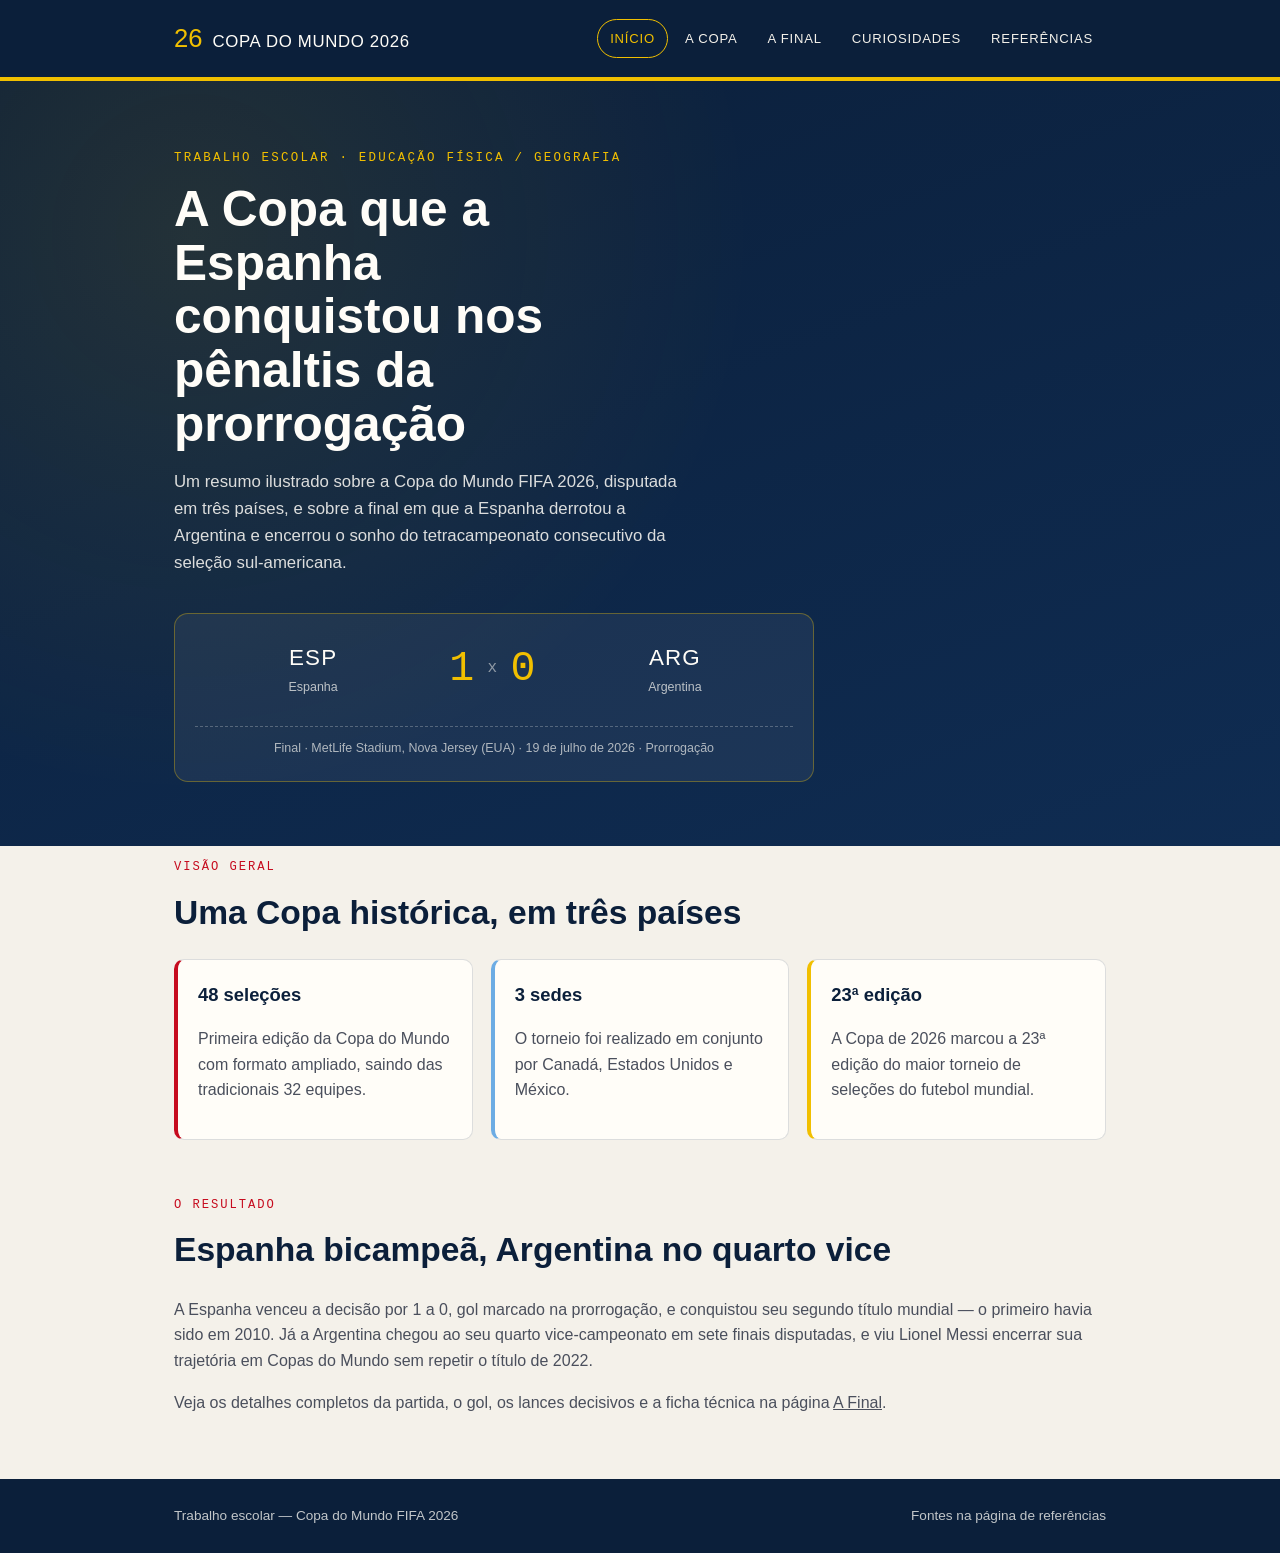
<file: index.html>
<!DOCTYPE html>
<html lang="pt-BR">
<head>
  <meta charset="UTF-8" />
  <meta name="viewport" content="width=device-width, initial-scale=1.0" />
  <title>Copa do Mundo 2026 | A final Espanha x Argentina</title>
  <meta name="description" content="Trabalho escolar sobre a Copa do Mundo FIFA 2026, com destaque para a final entre Espanha e Argentina." />
  <link rel="stylesheet" href="css/style.css" />
</head>
<body>

  <header class="topo">
    <div class="container">
      <a class="marca" href="index.html">
        <span class="numero">26</span>
        <span class="titulo">COPA DO MUNDO 2026</span>
      </a>
      <nav class="menu" aria-label="Navegação principal">
        <a href="index.html" aria-current="page">Início</a>
        <a href="a-copa.html">A Copa</a>
        <a href="final.html">A Final</a>
        <a href="curiosidades.html">Curiosidades</a>
        <a href="referencias.html">Referências</a>
      </nav>
    </div>
  </header>

  <section class="hero">
    <div class="container">
      <p class="eyebrow">Trabalho escolar · Educação Física / Geografia</p>
      <h1>A Copa que a Espanha conquistou nos pênaltis da prorrogação</h1>
      <p class="lead">
        Um resumo ilustrado sobre a Copa do Mundo FIFA 2026, disputada em três países,
        e sobre a final em que a Espanha derrotou a Argentina e encerrou o sonho
        do tetracampeonato consecutivo da seleção sul-americana.
      </p>

      <div class="placar">
        <div class="time">
          <div class="sigla">ESP</div>
          <div class="nome">Espanha</div>
        </div>
        <div class="resultado">1 <span class="vs">x</span> 0</div>
        <div class="time">
          <div class="sigla">ARG</div>
          <div class="nome">Argentina</div>
        </div>
        <div class="rodape">Final · MetLife Stadium, Nova Jersey (EUA) · 19 de julho de 2026 · Prorrogação</div>
      </div>
    </div>
  </section>

  <main class="container">

    <section>
      <p class="rotulo-secao">Visão geral</p>
      <h2>Uma Copa histórica, em três países</h2>
      <div class="grade cols-3">
        <div class="cartao">
          <h3>48 seleções</h3>
          <p>Primeira edição da Copa do Mundo com formato ampliado, saindo das tradicionais 32 equipes.</p>
        </div>
        <div class="cartao azul">
          <h3>3 sedes</h3>
          <p>O torneio foi realizado em conjunto por Canadá, Estados Unidos e México.</p>
        </div>
        <div class="cartao dourado">
          <h3>23ª edição</h3>
          <p>A Copa de 2026 marcou a 23ª edição do maior torneio de seleções do futebol mundial.</p>
        </div>
      </div>
    </section>

    <section>
      <p class="rotulo-secao">O resultado</p>
      <h2>Espanha bicampeã, Argentina no quarto vice</h2>
      <p>
        A Espanha venceu a decisão por 1 a 0, gol marcado na prorrogação, e conquistou seu
        segundo título mundial — o primeiro havia sido em 2010. Já a Argentina chegou ao seu
        quarto vice-campeonato em sete finais disputadas, e viu Lionel Messi encerrar sua
        trajetória em Copas do Mundo sem repetir o título de 2022.
      </p>
      <p>
        Veja os detalhes completos da partida, o gol, os lances decisivos e a ficha técnica
        na página <a href="final.html">A Final</a>.
      </p>
    </section>

  </main>

  <footer class="rodape">
    <div class="container">
      <span>Trabalho escolar — Copa do Mundo FIFA 2026</span>
      <span>Fontes na página de referências</span>
    </div>
  </footer>

</body>
</html>
</file>
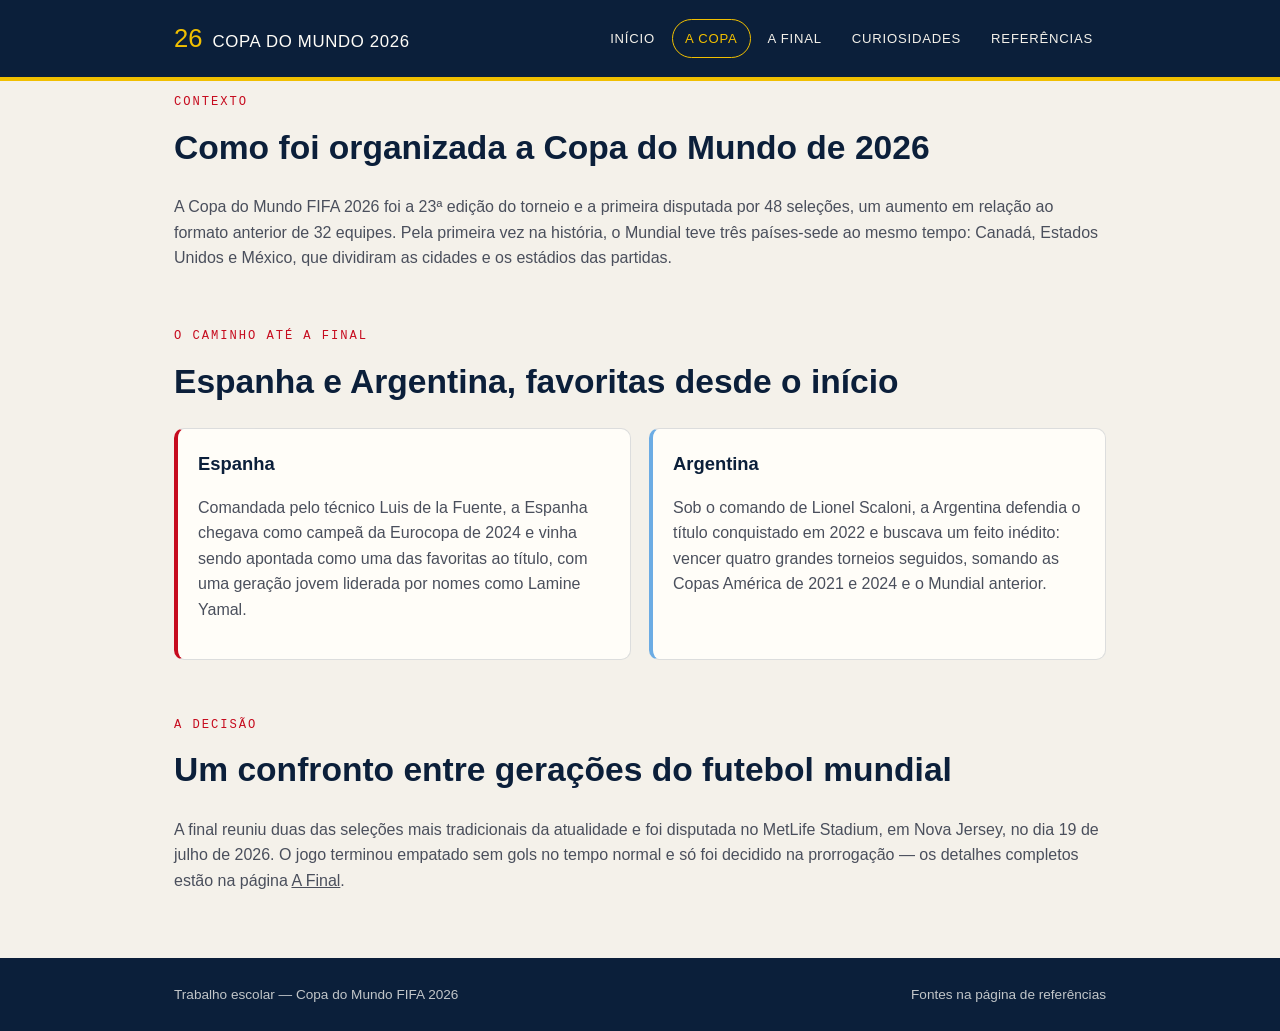
<file: a-copa.html>
<!DOCTYPE html>
<html lang="pt-BR">
<head>
  <meta charset="UTF-8" />
  <meta name="viewport" content="width=device-width, initial-scale=1.0" />
  <title>A Copa | Copa do Mundo 2026</title>
  <link rel="stylesheet" href="css/style.css" />
</head>
<body>

  <header class="topo">
    <div class="container">
      <a class="marca" href="index.html">
        <span class="numero">26</span>
        <span class="titulo">COPA DO MUNDO 2026</span>
      </a>
      <nav class="menu" aria-label="Navegação principal">
        <a href="index.html">Início</a>
        <a href="a-copa.html" aria-current="page">A Copa</a>
        <a href="final.html">A Final</a>
        <a href="curiosidades.html">Curiosidades</a>
        <a href="referencias.html">Referências</a>
      </nav>
    </div>
  </header>

  <main class="container">

    <section>
      <p class="rotulo-secao">Contexto</p>
      <h2>Como foi organizada a Copa do Mundo de 2026</h2>
      <p>
        A Copa do Mundo FIFA 2026 foi a 23ª edição do torneio e a primeira disputada por
        48 seleções, um aumento em relação ao formato anterior de 32 equipes. Pela primeira
        vez na história, o Mundial teve três países-sede ao mesmo tempo: Canadá, Estados
        Unidos e México, que dividiram as cidades e os estádios das partidas.
      </p>
    </section>

    <section>
      <p class="rotulo-secao">O caminho até a final</p>
      <h2>Espanha e Argentina, favoritas desde o início</h2>
      <div class="grade cols-2">
        <div class="cartao">
          <h3>Espanha</h3>
          <p>
            Comandada pelo técnico Luis de la Fuente, a Espanha chegava como campeã da
            Eurocopa de 2024 e vinha sendo apontada como uma das favoritas ao título,
            com uma geração jovem liderada por nomes como Lamine Yamal.
          </p>
        </div>
        <div class="cartao azul">
          <h3>Argentina</h3>
          <p>
            Sob o comando de Lionel Scaloni, a Argentina defendia o título conquistado
            em 2022 e buscava um feito inédito: vencer quatro grandes torneios seguidos,
            somando as Copas América de 2021 e 2024 e o Mundial anterior.
          </p>
        </div>
      </div>
    </section>

    <section>
      <p class="rotulo-secao">A decisão</p>
      <h2>Um confronto entre gerações do futebol mundial</h2>
      <p>
        A final reuniu duas das seleções mais tradicionais da atualidade e foi disputada
        no MetLife Stadium, em Nova Jersey, no dia 19 de julho de 2026. O jogo terminou
        empatado sem gols no tempo normal e só foi decidido na prorrogação — os detalhes
        completos estão na página <a href="final.html">A Final</a>.
      </p>
    </section>

  </main>

  <footer class="rodape">
    <div class="container">
      <span>Trabalho escolar — Copa do Mundo FIFA 2026</span>
      <span>Fontes na página de referências</span>
    </div>
  </footer>

</body>
</html>
</file>
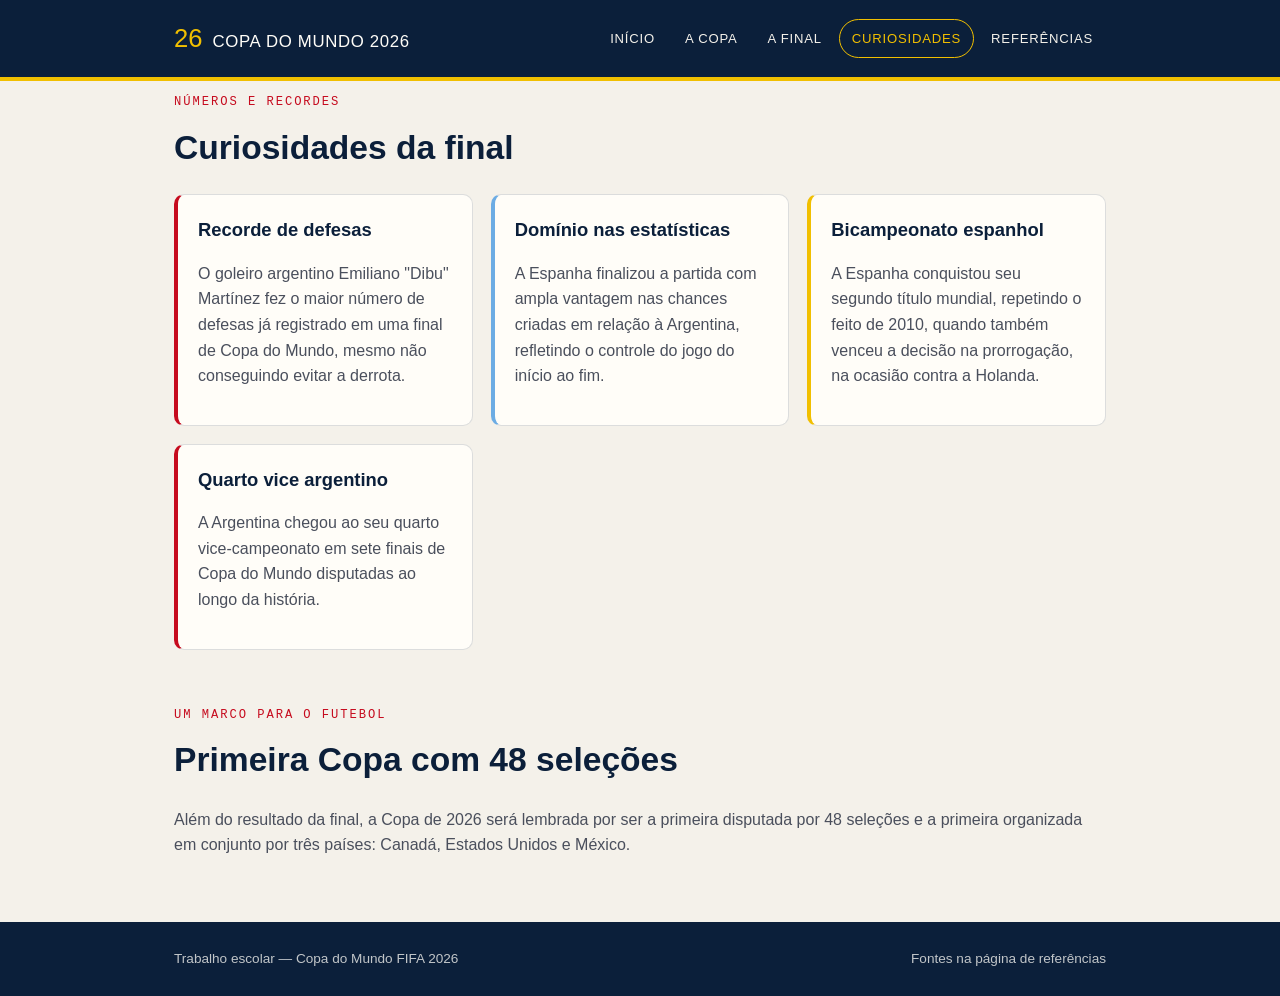
<file: curiosidades.html>
<!DOCTYPE html>
<html lang="pt-BR">
<head>
  <meta charset="UTF-8" />
  <meta name="viewport" content="width=device-width, initial-scale=1.0" />
  <title>Curiosidades | Copa do Mundo 2026</title>
  <link rel="stylesheet" href="css/style.css" />
</head>
<body>

  <header class="topo">
    <div class="container">
      <a class="marca" href="index.html">
        <span class="numero">26</span>
        <span class="titulo">COPA DO MUNDO 2026</span>
      </a>
      <nav class="menu" aria-label="Navegação principal">
        <a href="index.html">Início</a>
        <a href="a-copa.html">A Copa</a>
        <a href="final.html">A Final</a>
        <a href="curiosidades.html" aria-current="page">Curiosidades</a>
        <a href="referencias.html">Referências</a>
      </nav>
    </div>
  </header>

  <main class="container">

    <section>
      <p class="rotulo-secao">Números e recordes</p>
      <h2>Curiosidades da final</h2>
      <div class="grade cols-2">
        <div class="cartao">
          <h3>Recorde de defesas</h3>
          <p>
            O goleiro argentino Emiliano "Dibu" Martínez fez o maior número de defesas
            já registrado em uma final de Copa do Mundo, mesmo não conseguindo evitar a
            derrota.
          </p>
        </div>
        <div class="cartao azul">
          <h3>Domínio nas estatísticas</h3>
          <p>
            A Espanha finalizou a partida com ampla vantagem nas chances criadas em
            relação à Argentina, refletindo o controle do jogo do início ao fim.
          </p>
        </div>
        <div class="cartao dourado">
          <h3>Bicampeonato espanhol</h3>
          <p>
            A Espanha conquistou seu segundo título mundial, repetindo o feito de 2010,
            quando também venceu a decisão na prorrogação, na ocasião contra a Holanda.
          </p>
        </div>
        <div class="cartao">
          <h3>Quarto vice argentino</h3>
          <p>
            A Argentina chegou ao seu quarto vice-campeonato em sete finais de Copa do
            Mundo disputadas ao longo da história.
          </p>
        </div>
      </div>
    </section>

    <section>
      <p class="rotulo-secao">Um marco para o futebol</p>
      <h2>Primeira Copa com 48 seleções</h2>
      <p>
        Além do resultado da final, a Copa de 2026 será lembrada por ser a primeira
        disputada por 48 seleções e a primeira organizada em conjunto por três países:
        Canadá, Estados Unidos e México.
      </p>
    </section>

  </main>

  <footer class="rodape">
    <div class="container">
      <span>Trabalho escolar — Copa do Mundo FIFA 2026</span>
      <span>Fontes na página de referências</span>
    </div>
  </footer>

</body>
</html>
</file>
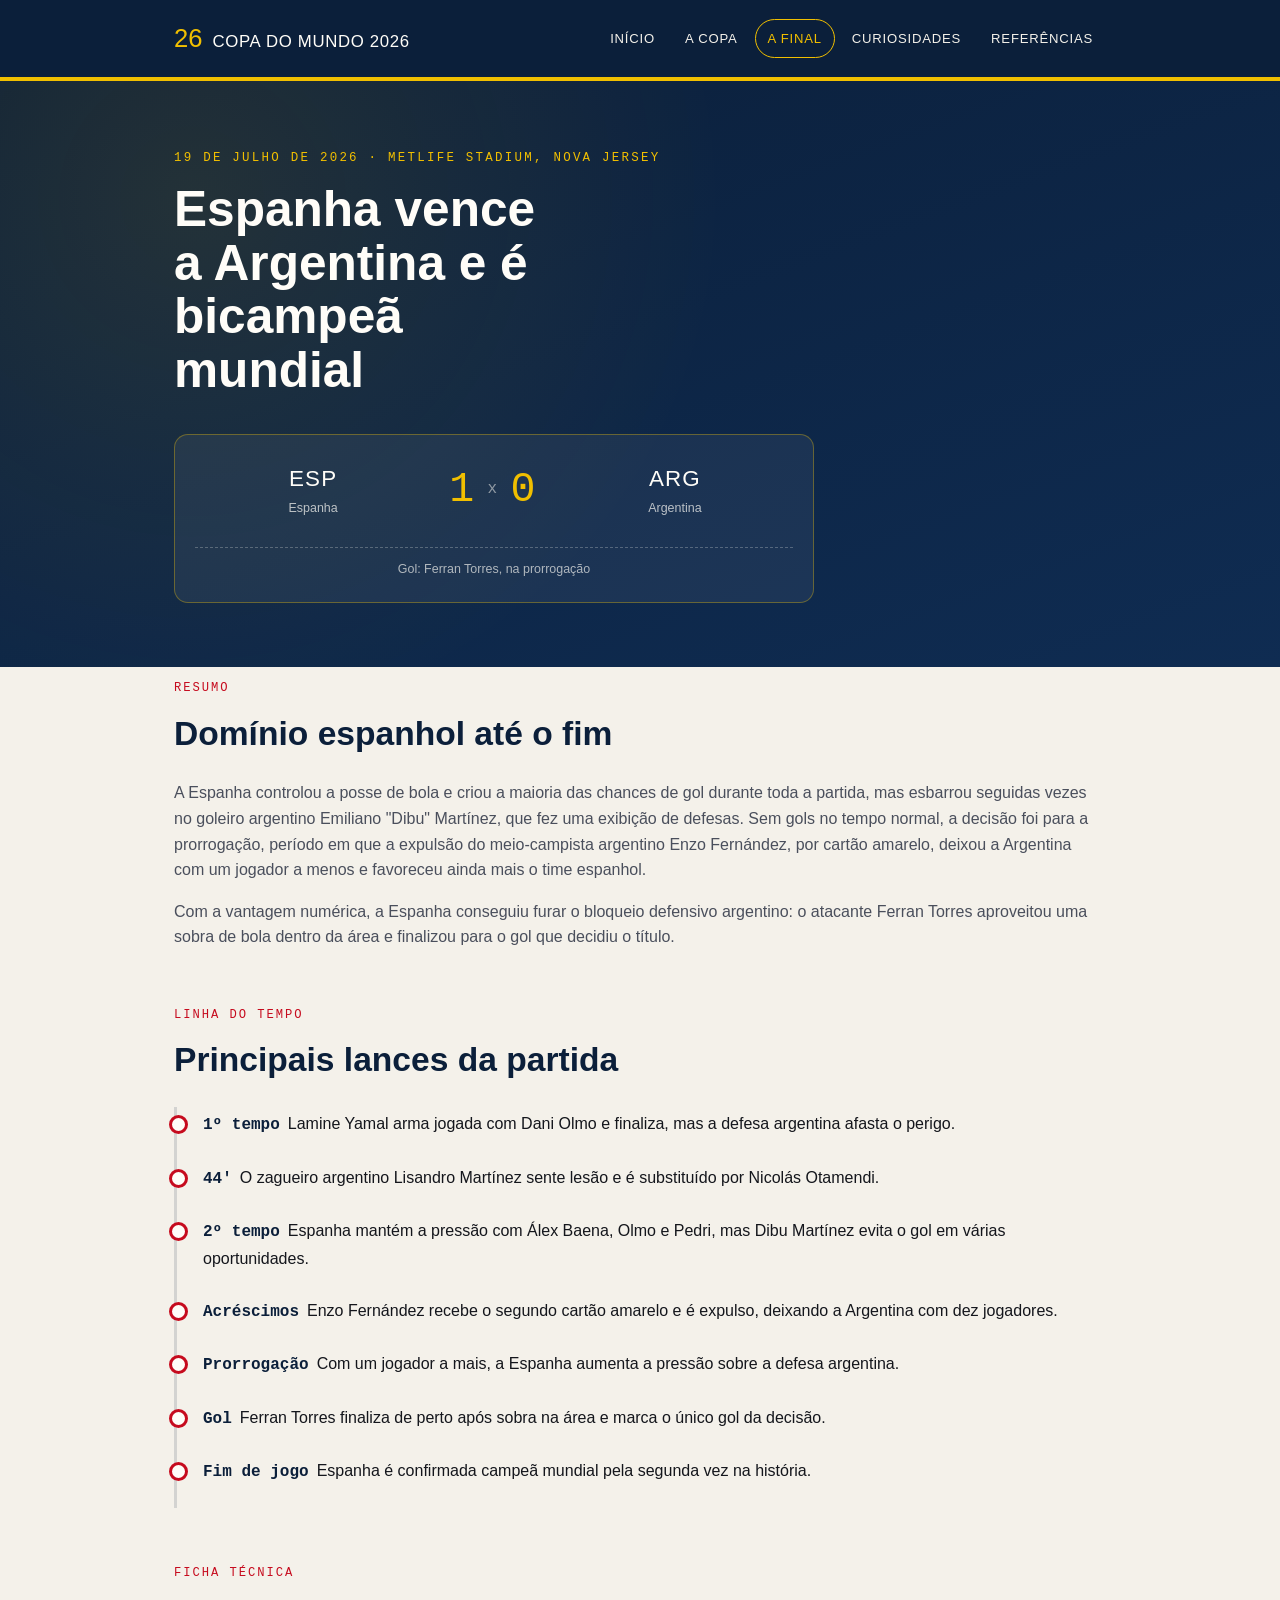
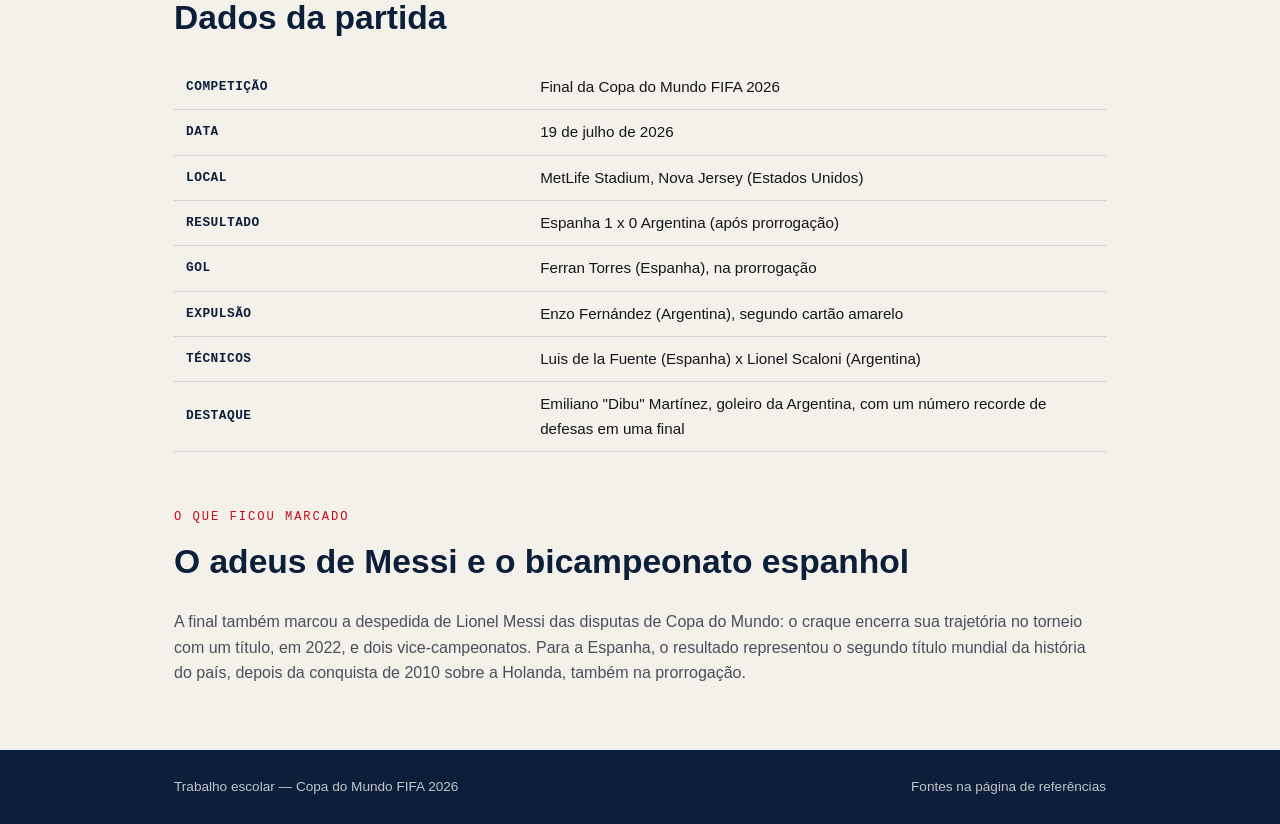
<file: final.html>
<!DOCTYPE html>
<html lang="pt-BR">
<head>
  <meta charset="UTF-8" />
  <meta name="viewport" content="width=device-width, initial-scale=1.0" />
  <title>A Final | Espanha 1 x 0 Argentina</title>
  <link rel="stylesheet" href="css/style.css" />
</head>
<body>

  <header class="topo">
    <div class="container">
      <a class="marca" href="index.html">
        <span class="numero">26</span>
        <span class="titulo">COPA DO MUNDO 2026</span>
      </a>
      <nav class="menu" aria-label="Navegação principal">
        <a href="index.html">Início</a>
        <a href="a-copa.html">A Copa</a>
        <a href="final.html" aria-current="page">A Final</a>
        <a href="curiosidades.html">Curiosidades</a>
        <a href="referencias.html">Referências</a>
      </nav>
    </div>
  </header>

  <section class="hero">
    <div class="container">
      <p class="eyebrow">19 de julho de 2026 · MetLife Stadium, Nova Jersey</p>
      <h1>Espanha vence a Argentina e é bicampeã mundial</h1>
      <div class="placar">
        <div class="time">
          <div class="sigla">ESP</div>
          <div class="nome">Espanha</div>
        </div>
        <div class="resultado">1 <span class="vs">x</span> 0</div>
        <div class="time">
          <div class="sigla">ARG</div>
          <div class="nome">Argentina</div>
        </div>
        <div class="rodape">Gol: Ferran Torres, na prorrogação</div>
      </div>
    </div>
  </section>

  <main class="container">

    <section>
      <p class="rotulo-secao">Resumo</p>
      <h2>Domínio espanhol até o fim</h2>
      <p>
        A Espanha controlou a posse de bola e criou a maioria das chances de gol durante
        toda a partida, mas esbarrou seguidas vezes no goleiro argentino Emiliano "Dibu"
        Martínez, que fez uma exibição de defesas. Sem gols no tempo normal, a decisão foi
        para a prorrogação, período em que a expulsão do meio-campista argentino Enzo
        Fernández, por cartão amarelo, deixou a Argentina com um jogador a menos e favoreceu
        ainda mais o time espanhol.
      </p>
      <p>
        Com a vantagem numérica, a Espanha conseguiu furar o bloqueio defensivo argentino:
        o atacante Ferran Torres aproveitou uma sobra de bola dentro da área e finalizou
        para o gol que decidiu o título.
      </p>
    </section>

    <section>
      <p class="rotulo-secao">Linha do tempo</p>
      <h2>Principais lances da partida</h2>
      <ul class="linha-tempo">
        <li><span class="minuto">1º tempo</span>Lamine Yamal arma jogada com Dani Olmo e finaliza, mas a defesa argentina afasta o perigo.</li>
        <li><span class="minuto">44'</span>O zagueiro argentino Lisandro Martínez sente lesão e é substituído por Nicolás Otamendi.</li>
        <li><span class="minuto">2º tempo</span>Espanha mantém a pressão com Álex Baena, Olmo e Pedri, mas Dibu Martínez evita o gol em várias oportunidades.</li>
        <li><span class="minuto">Acréscimos</span>Enzo Fernández recebe o segundo cartão amarelo e é expulso, deixando a Argentina com dez jogadores.</li>
        <li><span class="minuto">Prorrogação</span>Com um jogador a mais, a Espanha aumenta a pressão sobre a defesa argentina.</li>
        <li><span class="minuto">Gol</span>Ferran Torres finaliza de perto após sobra na área e marca o único gol da decisão.</li>
        <li><span class="minuto">Fim de jogo</span>Espanha é confirmada campeã mundial pela segunda vez na história.</li>
      </ul>
    </section>

    <section>
      <p class="rotulo-secao">Ficha técnica</p>
      <h2>Dados da partida</h2>
      <table class="ficha">
        <tbody>
          <tr><th>Competição</th><td>Final da Copa do Mundo FIFA 2026</td></tr>
          <tr><th>Data</th><td>19 de julho de 2026</td></tr>
          <tr><th>Local</th><td>MetLife Stadium, Nova Jersey (Estados Unidos)</td></tr>
          <tr><th>Resultado</th><td>Espanha 1 x 0 Argentina (após prorrogação)</td></tr>
          <tr><th>Gol</th><td>Ferran Torres (Espanha), na prorrogação</td></tr>
          <tr><th>Expulsão</th><td>Enzo Fernández (Argentina), segundo cartão amarelo</td></tr>
          <tr><th>Técnicos</th><td>Luis de la Fuente (Espanha) x Lionel Scaloni (Argentina)</td></tr>
          <tr><th>Destaque</th><td>Emiliano "Dibu" Martínez, goleiro da Argentina, com um número recorde de defesas em uma final</td></tr>
        </tbody>
      </table>
    </section>

    <section>
      <p class="rotulo-secao">O que ficou marcado</p>
      <h2>O adeus de Messi e o bicampeonato espanhol</h2>
      <p>
        A final também marcou a despedida de Lionel Messi das disputas de Copa do Mundo:
        o craque encerra sua trajetória no torneio com um título, em 2022, e dois
        vice-campeonatos. Para a Espanha, o resultado representou o segundo título mundial
        da história do país, depois da conquista de 2010 sobre a Holanda, também na
        prorrogação.
      </p>
    </section>

  </main>

  <footer class="rodape">
    <div class="container">
      <span>Trabalho escolar — Copa do Mundo FIFA 2026</span>
      <span>Fontes na página de referências</span>
    </div>
  </footer>

</body>
</html>
</file>
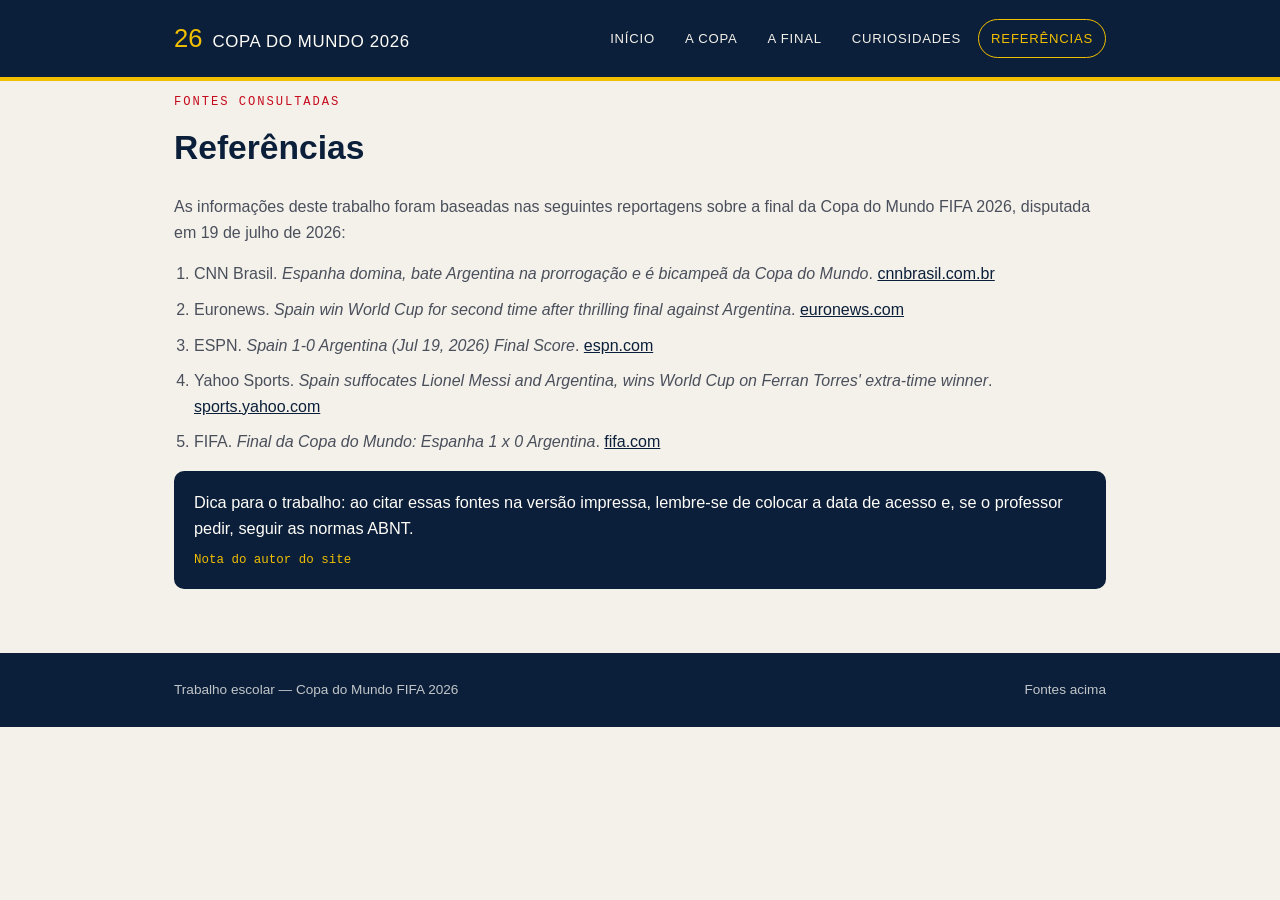
<file: referencias.html>
<!DOCTYPE html>
<html lang="pt-BR">
<head>
  <meta charset="UTF-8" />
  <meta name="viewport" content="width=device-width, initial-scale=1.0" />
  <title>Referências | Copa do Mundo 2026</title>
  <link rel="stylesheet" href="css/style.css" />
</head>
<body>

  <header class="topo">
    <div class="container">
      <a class="marca" href="index.html">
        <span class="numero">26</span>
        <span class="titulo">COPA DO MUNDO 2026</span>
      </a>
      <nav class="menu" aria-label="Navegação principal">
        <a href="index.html">Início</a>
        <a href="a-copa.html">A Copa</a>
        <a href="final.html">A Final</a>
        <a href="curiosidades.html">Curiosidades</a>
        <a href="referencias.html" aria-current="page">Referências</a>
      </nav>
    </div>
  </header>

  <main class="container">

    <section class="referencias">
      <p class="rotulo-secao">Fontes consultadas</p>
      <h2>Referências</h2>
      <p>
        As informações deste trabalho foram baseadas nas seguintes reportagens sobre a
        final da Copa do Mundo FIFA 2026, disputada em 19 de julho de 2026:
      </p>
      <ol>
        <li>
          CNN Brasil. <em>Espanha domina, bate Argentina na prorrogação e é bicampeã da
          Copa do Mundo</em>.
          <a href="https://www.cnnbrasil.com.br/esportes/futebol/copa-do-mundo/espanha-domina-bate-argentina-na-prorrogacao-e-e-bicampea-da-copa-do-mundo/" target="_blank" rel="noopener">cnnbrasil.com.br</a>
        </li>
        <li>
          Euronews. <em>Spain win World Cup for second time after thrilling final against
          Argentina</em>.
          <a href="https://www.euronews.com/2026/07/20/spain-win-world-cup-for-second-time-after-thrilling-final-against-argentina" target="_blank" rel="noopener">euronews.com</a>
        </li>
        <li>
          ESPN. <em>Spain 1-0 Argentina (Jul 19, 2026) Final Score</em>.
          <a href="https://www.espn.com/soccer/match/_/gameId/760517/argentina-spain" target="_blank" rel="noopener">espn.com</a>
        </li>
        <li>
          Yahoo Sports. <em>Spain suffocates Lionel Messi and Argentina, wins World Cup on
          Ferran Torres' extra-time winner</em>.
          <a href="https://sports.yahoo.com/soccer/live/spain-argentina-world-cup-2026-score-result-schedule-live-updates-130000682.html" target="_blank" rel="noopener">sports.yahoo.com</a>
        </li>
        <li>
          FIFA. <em>Final da Copa do Mundo: Espanha 1 x 0 Argentina</em>.
          <a href="https://www.fifa.com/pt/tournaments/mens/worldcup/canadamexicousa2026/articles/espanha-argentina-resumo-melhores-momentos-final" target="_blank" rel="noopener">fifa.com</a>
        </li>
      </ol>
      <blockquote>
        Dica para o trabalho: ao citar essas fontes na versão impressa, lembre-se de
        colocar a data de acesso e, se o professor pedir, seguir as normas ABNT.
        <cite>Nota do autor do site</cite>
      </blockquote>
    </section>

  </main>

  <footer class="rodape">
    <div class="container">
      <span>Trabalho escolar — Copa do Mundo FIFA 2026</span>
      <span>Fontes acima</span>
    </div>
  </footer>

</body>
</html>
</file>
<file: css/style.css>
/* ============================================
   Copa do Mundo FIFA 2026 — trabalho escolar
   Identidade: placar de estádio / ficha técnica
   ============================================ */

:root {
  --azul-noite: #0b1f3a;
  --azul-noite-2: #0f2c52;
  --vermelho-esp: #c60b1e;
  --dourado: #f1bf00;
  --azul-arg: #6cace4;
  --creme: #f4f1ea;
  --branco: #fffdf8;
  --texto: #14161c;
  --texto-suave: #4a4f5c;
  --borda: rgba(11, 31, 58, 0.14);

  --fonte-display: "Archivo Black", "Arial Black", sans-serif;
  --fonte-corpo: "Work Sans", "Segoe UI", sans-serif;
  --fonte-dado: "JetBrains Mono", "Courier New", monospace;
}

* { box-sizing: border-box; }

html { scroll-behavior: smooth; }

body {
  margin: 0;
  background: var(--creme);
  color: var(--texto);
  font-family: var(--fonte-corpo);
  line-height: 1.6;
}

img { max-width: 100%; display: block; }

a { color: inherit; }

.container {
  max-width: 980px;
  margin: 0 auto;
  padding: 0 24px;
}

/* ---------- Cabeçalho / navegação em estilo "ingresso" ---------- */

.topo {
  background: var(--azul-noite);
  color: var(--branco);
  border-bottom: 4px solid var(--dourado);
}

.topo .container {
  display: flex;
  align-items: center;
  justify-content: space-between;
  flex-wrap: wrap;
  padding-top: 18px;
  padding-bottom: 18px;
  gap: 12px;
}

.marca {
  display: flex;
  align-items: baseline;
  gap: 10px;
  text-decoration: none;
  color: var(--branco);
}

.marca .numero {
  font-family: var(--fonte-display);
  font-size: 1.6rem;
  color: var(--dourado);
}

.marca .titulo {
  font-family: var(--fonte-display);
  font-size: 1.05rem;
  letter-spacing: 0.04em;
}

nav.menu {
  display: flex;
  gap: 4px;
  flex-wrap: wrap;
}

nav.menu a {
  text-decoration: none;
  color: var(--creme);
  font-size: 0.82rem;
  letter-spacing: 0.06em;
  text-transform: uppercase;
  padding: 8px 12px;
  border: 1px solid transparent;
  border-radius: 999px;
  transition: border-color 0.2s ease, color 0.2s ease;
}

nav.menu a:hover,
nav.menu a[aria-current="page"] {
  border-color: var(--dourado);
  color: var(--dourado);
}

/* ---------- Hero / placar de destaque ---------- */

.hero {
  background:
    radial-gradient(circle at 15% 20%, rgba(241, 191, 0, 0.10), transparent 45%),
    linear-gradient(160deg, var(--azul-noite) 0%, var(--azul-noite-2) 100%);
  color: var(--branco);
  padding: 56px 0 64px;
}

.hero .eyebrow {
  font-family: var(--fonte-dado);
  font-size: 0.78rem;
  letter-spacing: 0.18em;
  text-transform: uppercase;
  color: var(--dourado);
  margin-bottom: 14px;
}

.hero h1 {
  font-family: var(--fonte-display);
  font-size: clamp(2rem, 5vw, 3.1rem);
  line-height: 1.08;
  margin: 0 0 18px;
  max-width: 14ch;
}

.hero p.lead {
  max-width: 56ch;
  color: rgba(255, 253, 248, 0.85);
  font-size: 1.05rem;
}

/* placar estilo scoreboard */
.placar {
  margin-top: 36px;
  display: grid;
  grid-template-columns: 1fr auto 1fr;
  align-items: center;
  gap: 18px;
  background: rgba(255, 253, 248, 0.06);
  border: 1px solid rgba(241, 191, 0, 0.35);
  border-radius: 14px;
  padding: 22px 20px;
  max-width: 640px;
}

.placar .time {
  text-align: center;
}

.placar .time .sigla {
  font-family: var(--fonte-display);
  font-size: 1.4rem;
  letter-spacing: 0.05em;
}

.placar .time .nome {
  font-size: 0.78rem;
  color: rgba(255, 253, 248, 0.7);
  margin-top: 2px;
}

.placar .resultado {
  font-family: var(--fonte-dado);
  font-size: 2.6rem;
  letter-spacing: 0.08em;
  color: var(--dourado);
  display: flex;
  align-items: center;
  gap: 10px;
}

.placar .resultado .vs {
  font-size: 1rem;
  color: rgba(255, 253, 248, 0.5);
}

.placar .rodape {
  grid-column: 1 / -1;
  text-align: center;
  font-size: 0.78rem;
  color: rgba(255, 253, 248, 0.65);
  border-top: 1px dashed rgba(255, 253, 248, 0.25);
  padding-top: 12px;
  margin-top: 6px;
}

/* ---------- Seções gerais ---------- */

main {
  padding: 56px 0;
}

section + section {
  margin-top: 56px;
}

.rotulo-secao {
  font-family: var(--fonte-dado);
  font-size: 0.76rem;
  letter-spacing: 0.16em;
  text-transform: uppercase;
  color: var(--vermelho-esp);
  margin-bottom: 8px;
}

h2 {
  font-family: var(--fonte-display);
  font-size: clamp(1.5rem, 3vw, 2.1rem);
  margin: 0 0 20px;
  color: var(--azul-noite);
}

h3 {
  font-family: var(--fonte-display);
  font-size: 1.15rem;
  color: var(--azul-noite);
  margin: 0 0 10px;
}

p { color: var(--texto-suave); }

/* cartões */
.grade {
  display: grid;
  gap: 18px;
}

.grade.cols-2 { grid-template-columns: repeat(auto-fit, minmax(240px, 1fr)); }
.grade.cols-3 { grid-template-columns: repeat(auto-fit, minmax(200px, 1fr)); }

.cartao {
  background: var(--branco);
  border: 1px solid var(--borda);
  border-left: 4px solid var(--vermelho-esp);
  border-radius: 10px;
  padding: 20px;
}

.cartao.azul { border-left-color: var(--azul-arg); }
.cartao.dourado { border-left-color: var(--dourado); }

/* linha do tempo da final */
.linha-tempo {
  list-style: none;
  margin: 0;
  padding: 0;
  border-left: 3px solid var(--borda);
}

.linha-tempo li {
  position: relative;
  padding: 4px 0 22px 26px;
}

.linha-tempo li::before {
  content: "";
  position: absolute;
  left: -8px;
  top: 8px;
  width: 13px;
  height: 13px;
  border-radius: 50%;
  background: var(--branco);
  border: 3px solid var(--vermelho-esp);
}

.linha-tempo .minuto {
  font-family: var(--fonte-dado);
  font-weight: 700;
  color: var(--azul-noite);
  margin-right: 8px;
}

/* tabela de ficha técnica */
table.ficha {
  width: 100%;
  border-collapse: collapse;
  font-size: 0.95rem;
}

table.ficha th,
table.ficha td {
  text-align: left;
  padding: 10px 12px;
  border-bottom: 1px solid var(--borda);
}

table.ficha th {
  width: 38%;
  color: var(--azul-noite);
  font-family: var(--fonte-dado);
  font-size: 0.8rem;
  letter-spacing: 0.04em;
  text-transform: uppercase;
}

/* citações / destaques */
blockquote {
  margin: 0;
  padding: 18px 20px;
  background: var(--azul-noite);
  color: var(--branco);
  border-radius: 10px;
  font-size: 1.02rem;
}

blockquote cite {
  display: block;
  margin-top: 10px;
  font-style: normal;
  font-family: var(--fonte-dado);
  font-size: 0.78rem;
  color: var(--dourado);
}

/* lista de referências */
.referencias ol {
  padding-left: 20px;
}

.referencias li {
  margin-bottom: 10px;
  color: var(--texto-suave);
  word-break: break-word;
}

.referencias a { color: var(--azul-noite); }

/* ---------- Rodapé ---------- */

footer.rodape {
  background: var(--azul-noite);
  color: rgba(255, 253, 248, 0.75);
  padding: 26px 0;
  margin-top: 64px;
  font-size: 0.85rem;
}

footer.rodape .container {
  display: flex;
  justify-content: space-between;
  flex-wrap: wrap;
  gap: 8px;
}

/* ---------- Responsivo ---------- */

@media (max-width: 640px) {
  nav.menu { justify-content: flex-start; }
  .placar { grid-template-columns: 1fr; text-align: center; }
  .placar .resultado { justify-content: center; }
}

/* Acessibilidade: foco visível */
a:focus-visible,
button:focus-visible {
  outline: 3px solid var(--dourado);
  outline-offset: 2px;
}
</file>
